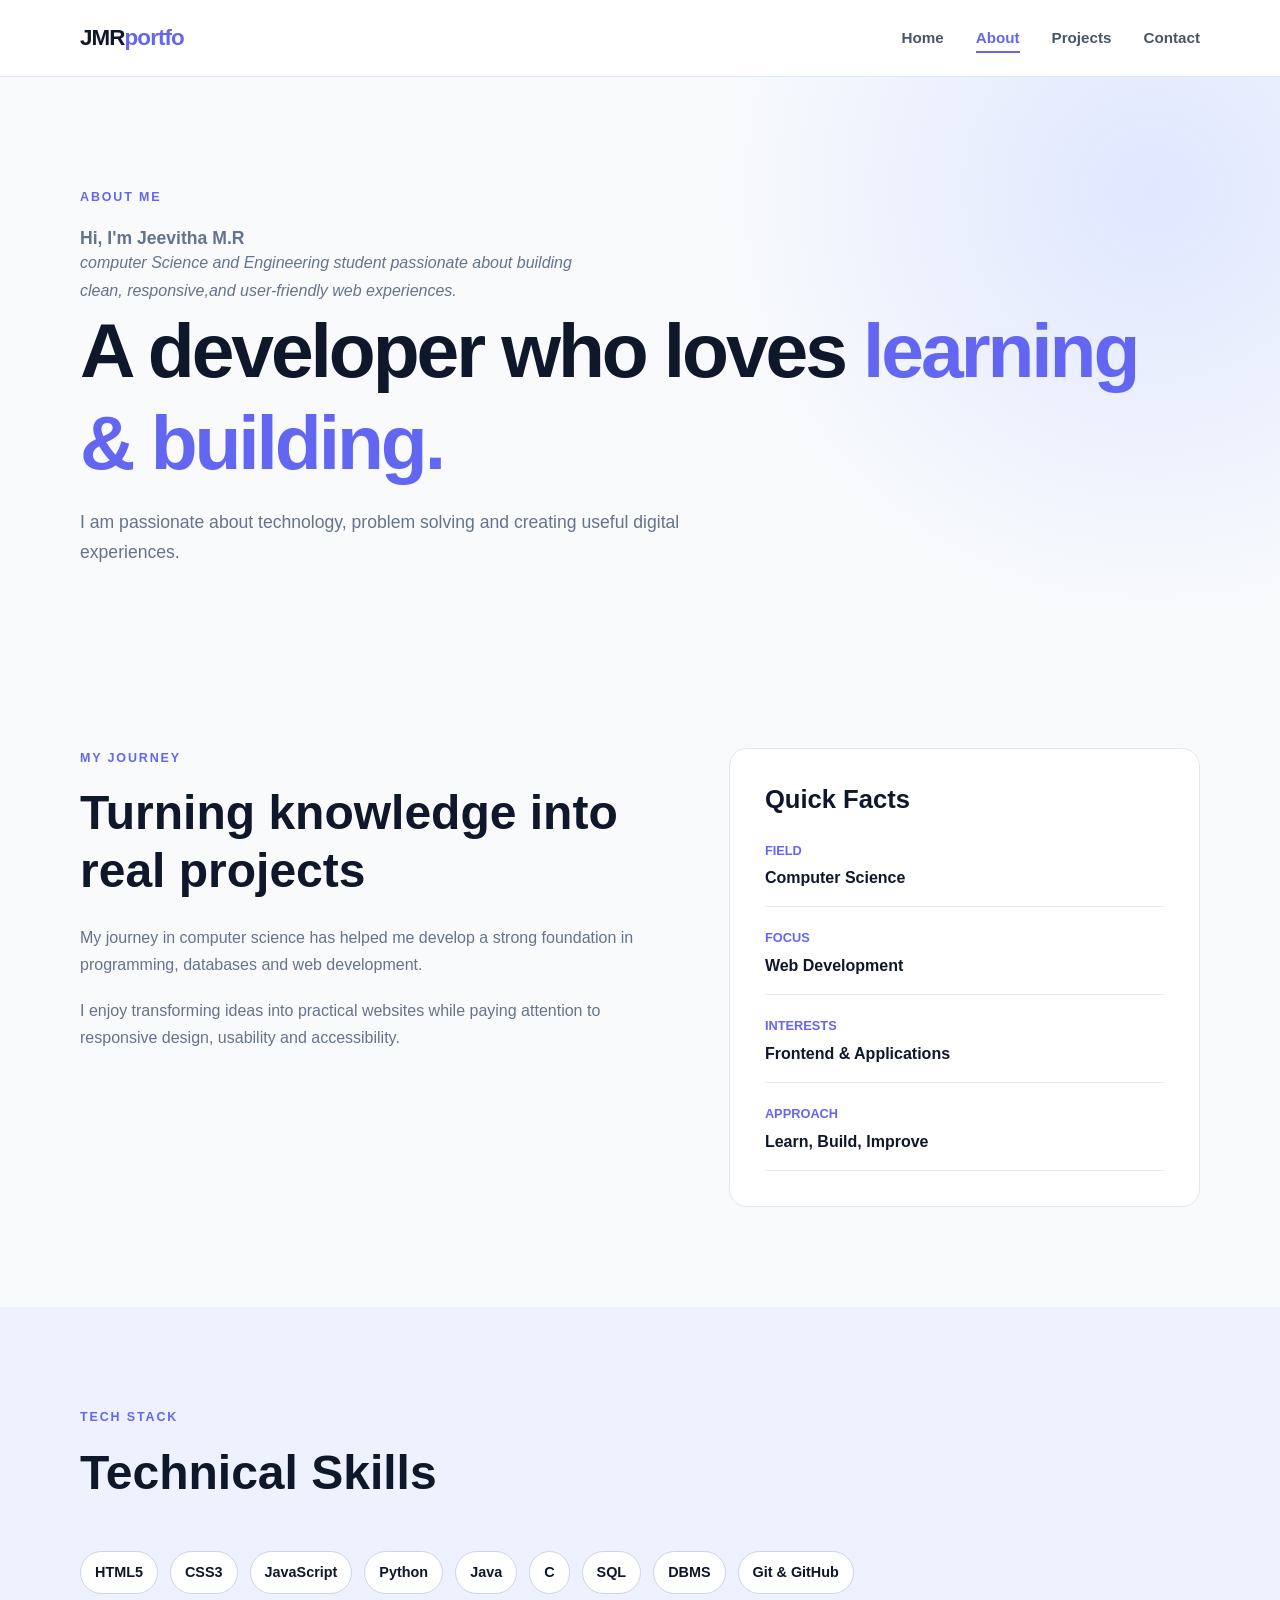
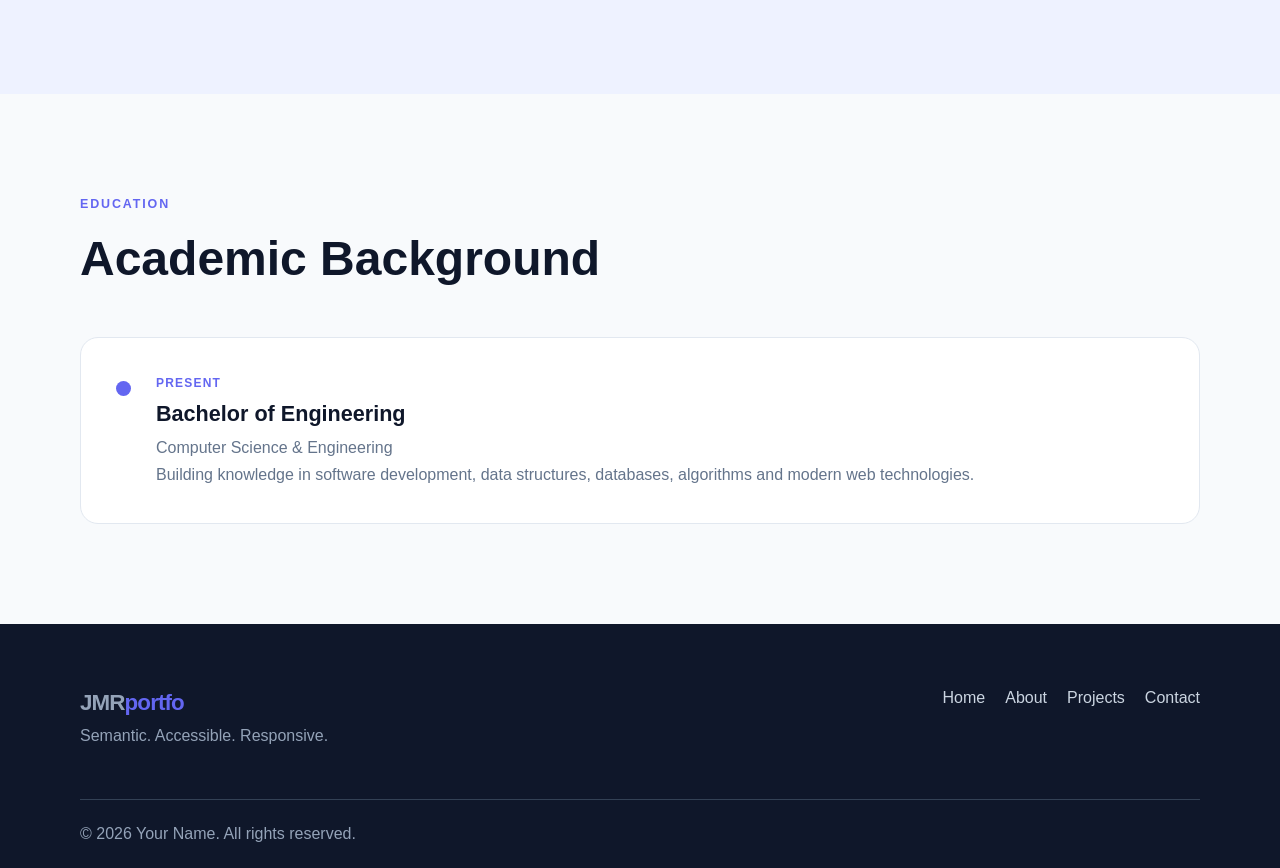
<file: about.html>
<!DOCTYPE html>
<html lang="en">

<head>

    <meta charset="UTF-8">

    <meta name="viewport"
          content="width=device-width, initial-scale=1.0">

    <meta name="description"
          content="Learn more about my education, technical skills, experience and web development journey.">

    <meta name="robots"
          content="index, follow">

    <title>About | Your Name</title>

    <link rel="stylesheet" href="css/style.css">

</head>

<body>

<a href="#main-content" class="skip-link">
    Skip to main content
</a>


<header class="site-header">

    <div class="container nav-container">

        <a href="index.html"
           class="logo"
           aria-label="Go to homepage">
            JMR<span>portfo</span>
        </a>


        <button
            class="menu-toggle"
            type="button"
            aria-label="Open navigation menu"
            aria-expanded="false"
            aria-controls="primary-navigation">
            ☰
        </button>


        <nav id="primary-navigation"
             class="main-nav"
             aria-label="Primary navigation">

            <ul>

                <li>
                    <a href="index.html">
                        Home
                    </a>
                </li>

                <li>
                    <a href="about.html"
                       aria-current="page">
                        About
                    </a>
                </li>

                <li>
                    <a href="projects.html">
                        Projects
                    </a>
                </li>

                <li>
                    <a href="contact.html">
                        Contact
                    </a>
                </li>

            </ul>

        </nav>

    </div>

</header>


<main id="main-content">

    <section class="page-hero"
             aria-labelledby="page-title">

        <div class="container">

            <p class="eyebrow">
                ABOUT ME
            </p>
            <h2>
                    <p>Hi,<span> I'm Jeevitha M.R</span></p></h2> 
                    <p> <i>computer Science and Engineering student passionate about building </i></p>
                
                <p>
                   <i> clean, responsive,and user-friendly web experiences.</i></p> 
                
            <h1 id="page-title">
                A developer who loves
                <span>learning & building.</span>
            </h1>

            <p>
                I am passionate about technology, problem solving
                and creating useful digital experiences.
            </p>

        </div>

    </section>


    <section class="section">

        <div class="container two-column">

            <article>

                <p class="eyebrow">
                    MY JOURNEY
                </p>

                <h2>
                    Turning knowledge into real projects
                </h2>

                <p>
                    My journey in computer science has helped me
                    develop a strong foundation in programming,
                    databases and web development.
                </p>

                <p>
                    I enjoy transforming ideas into practical
                    websites while paying attention to responsive
                    design, usability and accessibility.
                </p>

            </article>


            <aside class="highlight-box"
                   aria-label="Quick facts">

                <h2>Quick Facts</h2>

                <dl>

                    <div>
                        <dt>Field</dt>
                        <dd>Computer Science</dd>
                    </div>

                    <div>
                        <dt>Focus</dt>
                        <dd>Web Development</dd>
                    </div>

                    <div>
                        <dt>Interests</dt>
                        <dd>Frontend & Applications</dd>
                    </div>

                    <div>
                        <dt>Approach</dt>
                        <dd>Learn, Build, Improve</dd>
                    </div>

                </dl>

            </aside>

        </div>

    </section>


    <section class="section section-alt"
             aria-labelledby="technical-title">

        <div class="container">

            <header class="section-heading">

                <p class="eyebrow">
                    TECH STACK
                </p>

                <h2 id="technical-title">
                    Technical Skills
                </h2>

            </header>


            <div class="skills-list">

                <span>HTML5</span>
                <span>CSS3</span>
                <span>JavaScript</span>
                <span>Python</span>
                <span>Java</span>
                <span>C</span>
                <span>SQL</span>
                <span>DBMS</span>
                <span>Git & GitHub</span>

            </div>

        </div>

    </section>


    <section class="section"
             aria-labelledby="education-title">

        <div class="container">

            <header class="section-heading">

                <p class="eyebrow">
                    EDUCATION
                </p>

                <h2 id="education-title">
                    Academic Background
                </h2>

            </header>


            <article class="timeline-card">

                <div class="timeline-dot"
                     aria-hidden="true">
                </div>

                <div>

                    <p class="timeline-date">
                        PRESENT
                    </p>

                    <h3>
                        Bachelor of Engineering
                    </h3>

                    <p>
                        Computer Science & Engineering
                    </p>

                    <p>
                        Building knowledge in software development,
                        data structures, databases, algorithms and
                        modern web technologies.
                    </p>

                </div>

            </article>

        </div>

    </section>

</main>


<footer class="site-footer">

    <div class="container footer-content">

        <div>

            <p class="footer-logo">
                JMR<span>portfo</span>
            </p>

            <p>
                Semantic. Accessible. Responsive.
            </p>

        </div>


        <nav aria-label="Footer navigation">

            <ul class="footer-links">

                <li>
                    <a href="index.html">Home</a>
                </li>

                <li>
                    <a href="about.html">About</a>
                </li>

                <li>
                    <a href="projects.html">Projects</a>
                </li>

                <li>
                    <a href="contact.html">Contact</a>
                </li>

            </ul>

        </nav>

    </div>


    <div class="container copyright">

        <p>
            &copy; <span id="year"></span>
            Your Name. All rights reserved.
        </p>

    </div>

</footer>


<script src="js/script.js"></script>

</body>
</html>
</file>
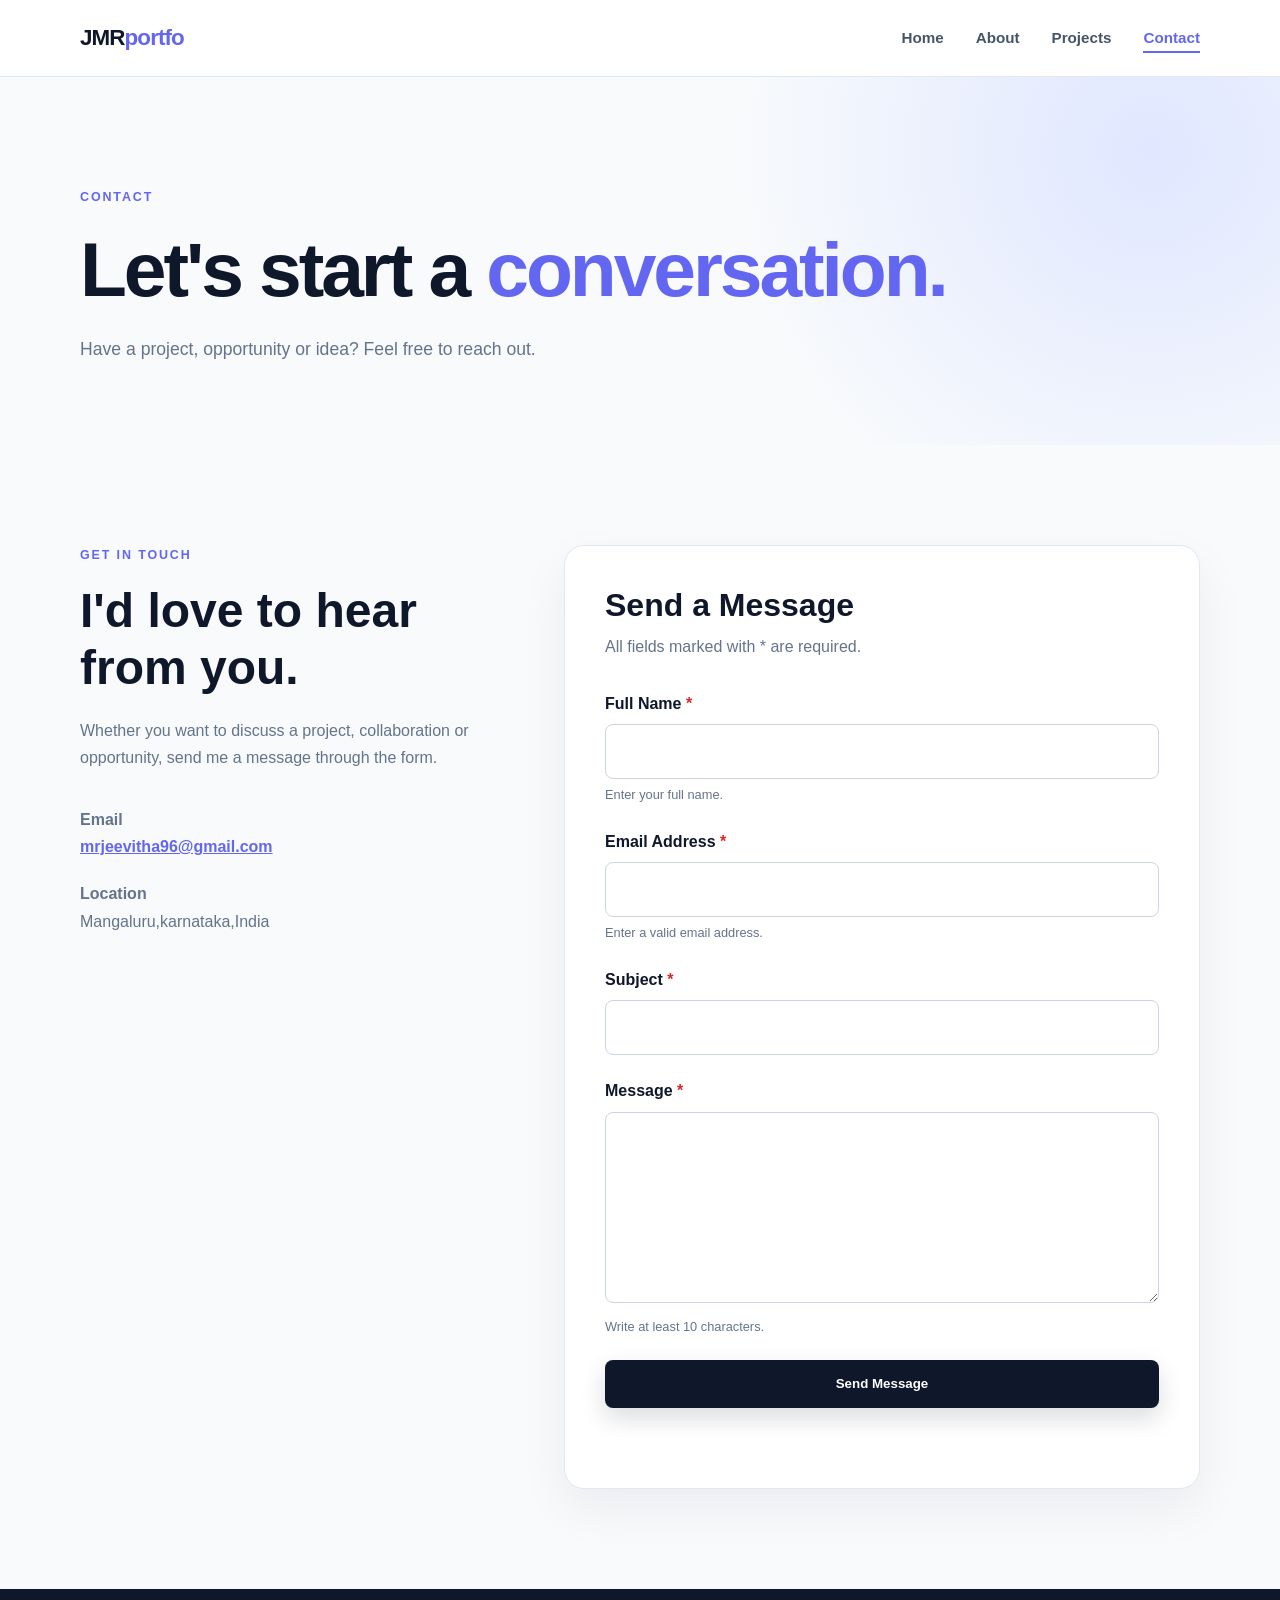
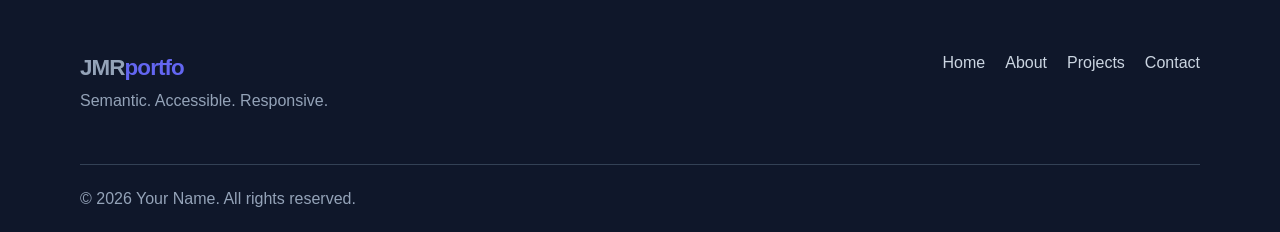
<file: contact.html>
<!DOCTYPE html>
<html lang="en">

<head>

    <meta charset="UTF-8">

    <meta name="viewport"
          content="width=device-width, initial-scale=1.0">

    <meta name="description"
          content="Contact me for web development projects, collaborations and opportunities.">

    <meta name="robots"
          content="index, follow">

    <title>Contact | Your Name</title>

    <link rel="stylesheet" href="css/style.css">

</head>


<body>

<a href="#main-content" class="skip-link">
    Skip to main content
</a>


<header class="site-header">

    <div class="container nav-container">

        <a href="index.html"
           class="logo"
           aria-label="Go to homepage">
            JMR<span>portfo</span>
        </a>


        <button
            class="menu-toggle"
            type="button"
            aria-label="Open navigation menu"
            aria-expanded="false"
            aria-controls="primary-navigation">
            ☰
        </button>


        <nav id="primary-navigation"
             class="main-nav"
             aria-label="Primary navigation">

            <ul>

                <li>
                    <a href="index.html">
                        Home
                    </a>
                </li>

                <li>
                    <a href="about.html">
                        About
                    </a>
                </li>

                <li>
                    <a href="projects.html">
                        Projects
                    </a>
                </li>

                <li>
                    <a href="contact.html"
                       aria-current="page">
                        Contact
                    </a>
                </li>

            </ul>

        </nav>

    </div>

</header>


<main id="main-content">

    <section class="page-hero"
             aria-labelledby="contact-title">

        <div class="container">

            <p class="eyebrow">
                CONTACT
            </p>

            <h1 id="contact-title">
                Let's start a
                <span>conversation.</span>
            </h1>

            <p>
                Have a project, opportunity or idea?
                Feel free to reach out.
            </p>

        </div>

    </section>


    <section class="section">

        <div class="container contact-grid">


            <aside class="contact-info"
                   aria-labelledby="contact-info-title">

                <p class="eyebrow">
                    GET IN TOUCH
                </p>

                <h2 id="contact-info-title">
                    I'd love to hear from you.
                </h2>

                <p>
                    Whether you want to discuss a project,
                    collaboration or opportunity, send me
                    a message through the form.
                </p>


                <address>

                    <p>
                        <strong>Email</strong><br>

                        <a href="mrjeevitha96@gmail.com">
                            mrjeevitha96@gmail.com
                        </a>
                    </p>


                    <p>
                        <strong>Location</strong><br>
                        Mangaluru,karnataka,India
                    </p>

                </address>

            </aside>


            <!-- Accessible form -->

            <section class="form-container"
                     aria-labelledby="form-title">

                <h2 id="form-title">
                    Send a Message
                </h2>

                <p id="form-description">
                    All fields marked with
                    <span aria-hidden="true">*</span>
                    are required.
                </p>


                <form id="contact-form"
                      novalidate>

                    <div class="form-group">

                        <label for="name">
                            Full Name
                            <span aria-hidden="true">*</span>
                        </label>

                        <input
                            type="text"
                            id="name"
                            name="name"
                            autocomplete="name"
                            required
                            minlength="2"
                            aria-required="true"
                            aria-describedby="name-help">

                        <small id="name-help">
                            Enter your full name.
                        </small>

                    </div>


                    <div class="form-group">

                        <label for="email">
                            Email Address
                            <span aria-hidden="true">*</span>
                        </label>

                        <input
                            type="email"
                            id="email"
                            name="email"
                            autocomplete="email"
                            required
                            aria-required="true"
                            aria-describedby="email-help">

                        <small id="email-help">
                            Enter a valid email address.
                        </small>

                    </div>


                    <div class="form-group">

                        <label for="subject">
                            Subject
                            <span aria-hidden="true">*</span>
                        </label>

                        <input
                            type="text"
                            id="subject"
                            name="subject"
                            required
                            minlength="3"
                            aria-required="true">

                    </div>


                    <div class="form-group">

                        <label for="message">
                            Message
                            <span aria-hidden="true">*</span>
                        </label>

                        <textarea
                            id="message"
                            name="message"
                            rows="6"
                            required
                            minlength="10"
                            aria-required="true"
                            aria-describedby="message-help"></textarea>

                        <small id="message-help">
                            Write at least 10 characters.
                        </small>

                    </div>


                    <button
                        type="submit"
                        class="btn btn-primary form-submit">

                        Send Message

                    </button>


                    <p
                        id="form-status"
                        class="form-status"
                        role="status"
                        aria-live="polite">
                    </p>

                </form>

            </section>

        </div>

    </section>

</main>


<footer class="site-footer">

    <div class="container footer-content">

        <div>

            <p class="footer-logo">
                JMR<span>portfo</span>
            </p>

            <p>
                Semantic. Accessible. Responsive.
            </p>

        </div>


        <nav aria-label="Footer navigation">

            <ul class="footer-links">

                <li>
                    <a href="index.html">Home</a>
                </li>

                <li>
                    <a href="about.html">About</a>
                </li>

                <li>
                    <a href="projects.html">Projects</a>
                </li>

                <li>
                    <a href="contact.html">Contact</a>
                </li>

            </ul>

        </nav>

    </div>


    <div class="container copyright">

        <p>
            &copy; <span id="year"></span>
            Your Name. All rights reserved.
        </p>

    </div>

</footer>


<script src="js/script.js"></script>

</body>
</html>
</file>
<file: css/style.css>
/* ==============================
   RESET
============================== */

* {
    margin: 0;
    padding: 0;
    box-sizing: border-box;
}


html {
    scroll-behavior: smooth;
}


body {
    font-family:
        Inter,
        "Segoe UI",
        Arial,
        sans-serif;

    background: #f8fafc;
    color: #0f172a;
    line-height: 1.7;
}


/* ==============================
   ACCESSIBILITY
============================== */

.skip-link {
    position: absolute;
    top: -100px;
    left: 20px;
    background: #0f172a;
    color: white;
    padding: 12px 18px;
    border-radius: 6px;
    z-index: 9999;
}


.skip-link:focus {
    top: 20px;
}


:focus-visible {
    outline: 3px solid #6366f1;
    outline-offset: 4px;
}


/* ==============================
   GENERAL
============================== */

.container {
    width: min(1120px, 90%);
    margin-inline: auto;
}


a {
    color: inherit;
}


img {
    max-width: 100%;
    height: auto;
}


ul {
    list-style: none;
}


h1,
h2,
h3 {
    line-height: 1.2;
}


h1 {
    font-size: clamp(2.6rem, 6vw, 5rem);
    letter-spacing: -0.04em;
}


h2 {
    font-size: clamp(2rem, 4vw, 3rem);
}


h3 {
    font-size: 1.35rem;
}


p {
    color: #64748b;
}


/* ==============================
   HEADER
============================== */

.site-header {
    position: sticky;
    top: 0;
    z-index: 1000;

    background: rgba(255, 255, 255, 0.94);
    backdrop-filter: blur(15px);

    border-bottom: 1px solid #e2e8f0;
}


.nav-container {
    min-height: 76px;

    display: flex;
    align-items: center;
    justify-content: space-between;
}


.logo,
.footer-logo {
    text-decoration: none;
    font-size: 1.4rem;
    font-weight: 800;
    letter-spacing: -0.04em;
}


.logo span,
.footer-logo span,
.hero h1 span,
.page-hero h1 span {
    color: #6366f1;
}


.main-nav ul {
    display: flex;
    gap: 32px;
}


.main-nav a {
    position: relative;

    text-decoration: none;
    color: #475569;

    font-size: 0.95rem;
    font-weight: 600;

    transition: color 0.25s ease;
}


.main-nav a:hover,
.main-nav a[aria-current="page"] {
    color: #6366f1;
}


.main-nav a::after {
    content: "";

    position: absolute;
    left: 0;
    bottom: -7px;

    width: 0;
    height: 2px;

    background: #6366f1;

    transition: width 0.25s ease;
}


.main-nav a:hover::after,
.main-nav a[aria-current="page"]::after {
    width: 100%;
}


.menu-toggle {
    display: none;

    border: 0;
    background: transparent;

    font-size: 1.6rem;
    cursor: pointer;
}


/* ==============================
   HERO
============================== */

.hero {
    min-height: 82vh;

    display: flex;
    align-items: center;

    padding: 90px 0;

    background:
        radial-gradient(
            circle at 90% 10%,
            #e0e7ff,
            transparent 35%
        ),
        #f8fafc;
}


.hero-grid {
    display: grid;
    grid-template-columns: 1.2fr 0.8fr;
    gap: 80px;
    align-items: center;
}


.eyebrow {
    color: #6366f1;

    font-size: 0.78rem;
    font-weight: 800;

    letter-spacing: 0.15em;

    margin-bottom: 15px;
}


.hero h1 {
    max-width: 800px;
    margin-bottom: 25px;
}


.hero-text {
    max-width: 650px;
    font-size: 1.1rem;
}


.hero-buttons {
    display: flex;
    gap: 15px;

    margin-top: 35px;

    flex-wrap: wrap;
}


/* ==============================
   BUTTONS
============================== */

.btn {
    display: inline-flex;

    align-items: center;
    justify-content: center;

    min-height: 48px;

    padding: 12px 24px;

    border-radius: 8px;

    text-decoration: none;

    font-weight: 700;

    cursor: pointer;

    transition:
        transform 0.25s ease,
        box-shadow 0.25s ease;
}


.btn:hover {
    transform: translateY(-2px);
}


.btn-primary {
    background: #0f172a;
    color: white;

    box-shadow:
        0 10px 25px rgba(15, 23, 42, 0.15);
}


.btn-primary:hover {
    box-shadow:
        0 15px 30px rgba(15, 23, 42, 0.22);
}


.btn-secondary {
    background: white;

    border: 1px solid #cbd5e1;

    color: #0f172a;
}


/* ==============================
   PROFILE CARD
============================== */

.hero-card {
    padding: 25px;

    background: white;

    border: 1px solid #e2e8f0;

    border-radius: 24px;

    box-shadow:
        0 25px 60px rgba(15, 23, 42, 0.08);
}


.profile-placeholder {
    aspect-ratio: 1 / 1;

    display: grid;
    place-items: center;

    border-radius: 18px;

    background:
        linear-gradient(
            135deg,
            #0f172a,
            #334155
        );

    color: white;

    font-size: 5rem;
    font-weight: 800;
}


.hero-card figcaption {
    padding: 18px 5px 0;

    text-align: center;

    color: #64748b;
}


/* ==============================
   SECTIONS
============================== */

.section {
    padding: 100px 0;
}


.section-alt {
    background: #eef2ff;
}


.section-heading {
    max-width: 700px;

    margin-bottom: 50px;
}


.section-heading h2 {
    margin-bottom: 15px;
}


/* ==============================
   CARDS
============================== */

.cards-grid {
    display: grid;

    grid-template-columns:
        repeat(3, 1fr);

    gap: 25px;
}


.info-card {
    padding: 35px;

    background: white;

    border: 1px solid #e2e8f0;

    border-radius: 18px;

    transition:
        transform 0.25s ease,
        box-shadow 0.25s ease;
}


.info-card:hover {
    transform: translateY(-6px);

    box-shadow:
        0 20px 40px rgba(15, 23, 42, 0.08);
}


.info-card h3 {
    margin: 12px 0;
}


.card-number {
    color: #6366f1;
    font-weight: 800;
}


/* ==============================
   CTA
============================== */

.cta-section {
    padding: 0 0 100px;
}


.cta-box {
    padding: 55px;

    border-radius: 24px;

    background: #0f172a;

    color: white;

    display: flex;

    align-items: center;
    justify-content: space-between;

    gap: 30px;
}


.cta-box h2 {
    max-width: 650px;
}


.cta-box p {
    color: #94a3b8;
}


/* ==============================
   PAGE HERO
============================== */

.page-hero {
    padding: 110px 0 80px;

    background:
        radial-gradient(
            circle at 90% 20%,
            #e0e7ff,
            transparent 35%
        );
}


.page-hero p:last-child {
    max-width: 650px;
    margin-top: 20px;
    font-size: 1.1rem;
}


/* ==============================
   TWO COLUMN
============================== */

.two-column {
    display: grid;

    grid-template-columns:
        1fr 0.8fr;

    gap: 60px;

    align-items: start;
}


.two-column article h2 {
    margin-bottom: 25px;
}


.two-column article p + p {
    margin-top: 18px;
}


.highlight-box {
    padding: 35px;

    background: white;

    border: 1px solid #e2e8f0;

    border-radius: 18px;
}


.highlight-box h2 {
    font-size: 1.6rem;
    margin-bottom: 25px;
}


.highlight-box dl {
    display: grid;
    gap: 20px;
}


.highlight-box dl div {
    padding-bottom: 15px;
    border-bottom: 1px solid #e2e8f0;
}


.highlight-box dt {
    font-size: 0.8rem;
    color: #6366f1;
    font-weight: 800;
    text-transform: uppercase;
}


.highlight-box dd {
    margin-top: 3px;
    font-weight: 600;
}


/* ==============================
   SKILLS
============================== */

.skills-list {
    display: flex;

    flex-wrap: wrap;

    gap: 12px;
}


.skills-list span,
.tag-list li {
    padding: 8px 14px;

    background: white;

    border: 1px solid #cbd5e1;

    border-radius: 100px;

    font-size: 0.9rem;

    font-weight: 600;
}


/* ==============================
   TIMELINE
============================== */

.timeline-card {
    display: flex;

    gap: 25px;

    padding: 35px;

    background: white;

    border: 1px solid #e2e8f0;

    border-radius: 18px;
}


.timeline-dot {
    width: 15px;
    height: 15px;

    flex: 0 0 15px;

    margin-top: 8px;

    background: #6366f1;

    border-radius: 50%;
}


.timeline-date,
.project-category {
    color: #6366f1;

    font-size: 0.75rem;

    font-weight: 800;

    letter-spacing: 0.1em;
}


.timeline-card h3 {
    margin: 7px 0;
}


/* ==============================
   PROJECTS
============================== */

.projects-grid {
    display: grid;

    grid-template-columns:
        repeat(3, 1fr);

    gap: 25px;
}


.project-card {
    overflow: hidden;

    background: white;

    border: 1px solid #e2e8f0;

    border-radius: 18px;

    transition:
        transform 0.25s ease,
        box-shadow 0.25s ease;
}


.project-card:hover {
    transform: translateY(-6px);

    box-shadow:
        0 20px 40px rgba(15, 23, 42, 0.08);
}


.project-image {
    min-height: 210px;

    display: grid;

    place-items: center;

    background:
        linear-gradient(
            135deg,
            #0f172a,
            #334155
        );

    color: white;

    font-size: 2rem;

    font-weight: 800;

    letter-spacing: 0.1em;
}


.project-content {
    padding: 28px;
}


.project-content h3 {
    margin: 8px 0 12px;
}


.tag-list {
    display: flex;

    flex-wrap: wrap;

    gap: 8px;

    margin-top: 20px;
}


.tag-list li {
    font-size: 0.75rem;

    padding: 5px 10px;
}


/* ==============================
   CONTACT
============================== */

.contact-grid {
    display: grid;

    grid-template-columns:
        0.8fr 1.2fr;

    gap: 60px;

    align-items: start;
}


.contact-info h2 {
    margin-bottom: 20px;
}


.contact-info address {
    margin-top: 35px;

    font-style: normal;
}


.contact-info address p + p {
    margin-top: 20px;
}


.contact-info a {
    color: #6366f1;

    font-weight: 600;
}


.form-container {
    padding: 40px;

    background: white;

    border: 1px solid #e2e8f0;

    border-radius: 20px;

    box-shadow:
        0 20px 50px rgba(15, 23, 42, 0.06);
}


.form-container h2 {
    font-size: 2rem;

    margin-bottom: 8px;
}


.form-container > p {
    margin-bottom: 30px;
}


.form-group {
    margin-bottom: 22px;
}


.form-group label {
    display: block;

    margin-bottom: 7px;

    color: #0f172a;

    font-weight: 700;
}


.form-group label span {
    color: #dc2626;
}


.form-group input,
.form-group textarea {
    width: 100%;

    padding: 13px 15px;

    font: inherit;

    color: #0f172a;

    background: white;

    border: 1px solid #cbd5e1;

    border-radius: 8px;

    transition:
        border-color 0.2s ease,
        box-shadow 0.2s ease;
}


.form-group textarea {
    resize: vertical;
}


.form-group input:focus,
.form-group textarea:focus {
    border-color: #6366f1;

    box-shadow:
        0 0 0 3px rgba(99, 102, 241, 0.15);

    outline: none;
}


.form-group small {
    display: block;

    margin-top: 5px;

    color: #64748b;

    font-size: 0.8rem;
}


.form-group input[aria-invalid="true"],
.form-group textarea[aria-invalid="true"] {
    border-color: #dc2626;
}


.form-submit {
    border: 0;

    width: 100%;
}


.form-status {
    min-height: 25px;

    margin-top: 15px;

    font-weight: 600;
}


/* ==============================
   FOOTER
============================== */

.site-footer {
    background: #0f172a;

    color: white;

    padding-top: 60px;
}


.site-footer p {
    color: #94a3b8;
}


.footer-content {
    display: flex;

    justify-content: space-between;

    gap: 40px;
}


.footer-links {
    display: flex;

    flex-wrap: wrap;

    gap: 20px;
}


.footer-links a {
    color: #cbd5e1;

    text-decoration: none;
}


.footer-links a:hover {
    color: white;
}


.copyright {
    margin-top: 50px;

    padding: 20px 0;

    border-top: 1px solid #334155;
}


/* ==============================
   RESPONSIVE
============================== */

@media (max-width: 850px) {

    .menu-toggle {
        display: block;
    }


    .main-nav {
        display: none;

        position: absolute;

        top: 76px;
        left: 0;

        width: 100%;

        background: white;

        border-bottom: 1px solid #e2e8f0;
    }


    .main-nav.open {
        display: block;
    }


    .main-nav ul {
        flex-direction: column;

        gap: 0;
    }


    .main-nav li a {
        display: block;

        padding: 15px 5%;

        border-bottom: 1px solid #f1f5f9;
    }


    .main-nav a::after {
        display: none;
    }


    .hero-grid,
    .two-column,
    .contact-grid {
        grid-template-columns: 1fr;

        gap: 45px;
    }


    .cards-grid,
    .projects-grid {
        grid-template-columns: 1fr;
    }


    .hero {
        padding: 70px 0;
    }


    .cta-box {
        flex-direction: column;

        align-items: flex-start;
    }


    .footer-content {
        flex-direction: column;
    }

}


@media (max-width: 500px) {

    .section {
        padding: 70px 0;
    }


    .page-hero {
        padding: 80px 0 60px;
    }


    .form-container,
    .info-card,
    .highlight-box {
        padding: 25px;
    }


    .hero-buttons {
        flex-direction: column;
    }


    .hero-buttons .btn {
        width: 100%;
    }


    .cta-box {
        padding: 35px 25px;
    }

}


/* ==============================
   REDUCED MOTION
============================== */

@media (prefers-reduced-motion: reduce) {

    html {
        scroll-behavior: auto;
    }


    *,
    *::before,
    *::after {
        transition-duration: 0.01ms !important;
        animation-duration: 0.01ms !important;
        animation-iteration-count: 1 !important;
    }

}
</file>
